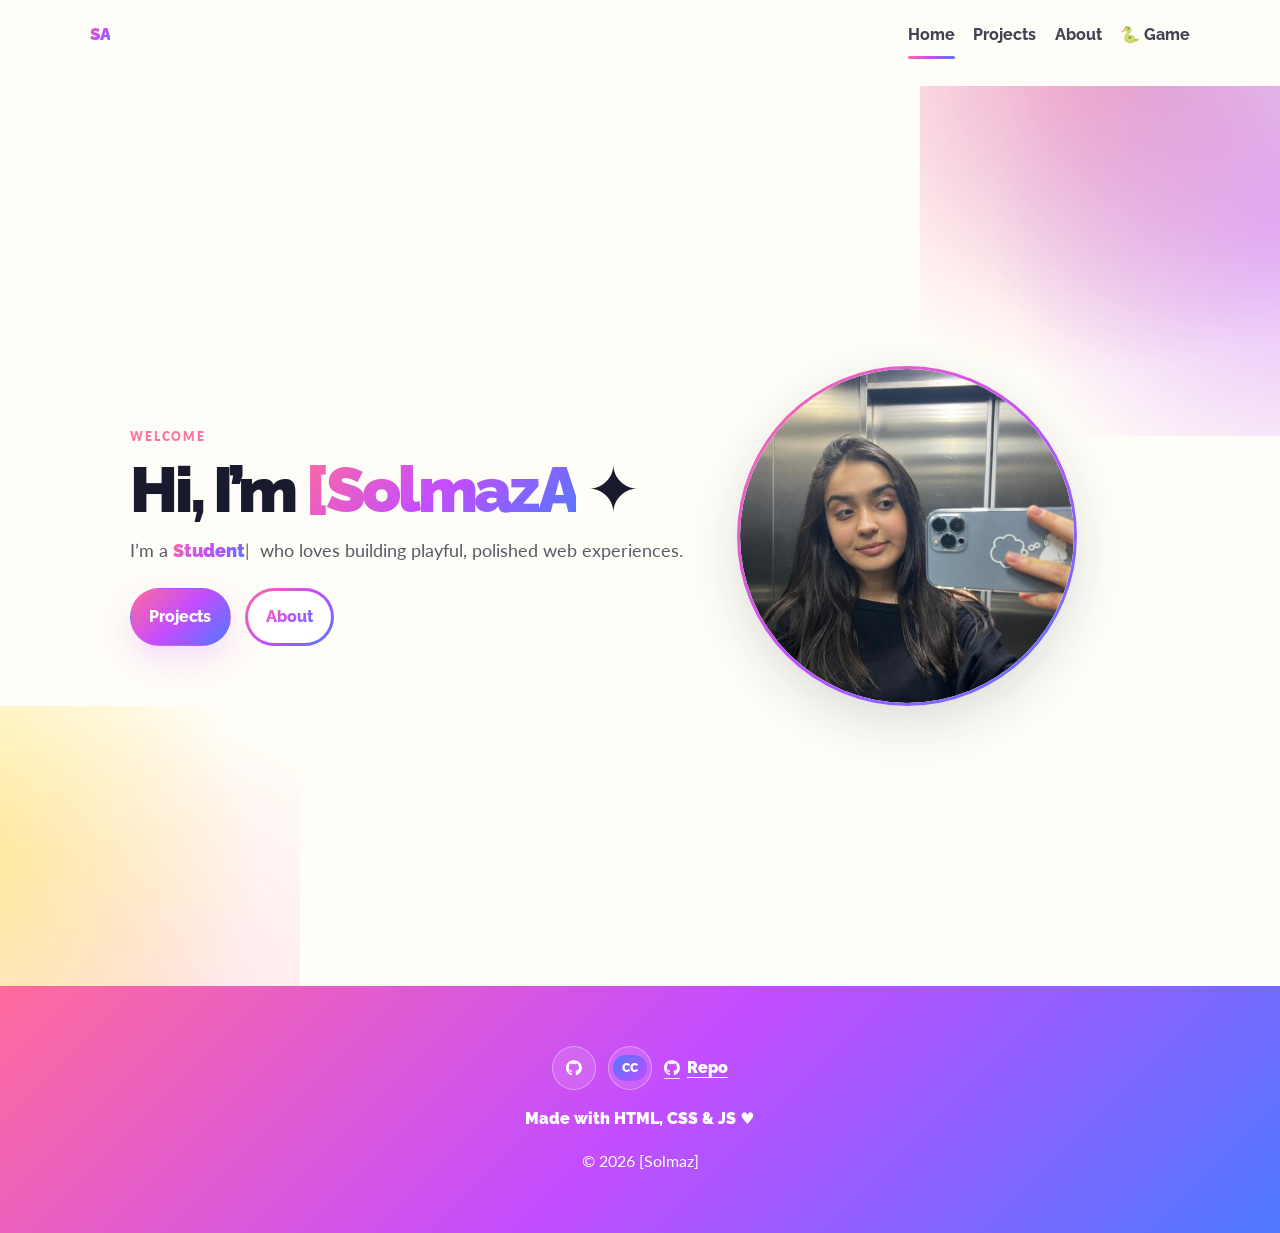
<file: index.html>
<!doctype html>
<html lang="en">
  <head>
    <meta charset="UTF-8" />
    <meta name="viewport" content="width=device-width, initial-scale=1" />
    <meta name="description" content="Personal portfolio website" />
    <title>My Portfolio</title>

    <!-- Google Fonts -->
    <link rel="preconnect" href="https://fonts.googleapis.com" />
    <link rel="preconnect" href="https://fonts.gstatic.com" crossorigin />
    <link
      href="https://fonts.googleapis.com/css2?family=Lato:wght@400;700;900&family=Raleway:wght@700;800;900&display=swap"
      rel="stylesheet"
    />

    <!-- Font Awesome -->
    <link
      rel="stylesheet"
      href="https://cdnjs.cloudflare.com/ajax/libs/font-awesome/6.5.2/css/all.min.css"
      referrerpolicy="no-referrer"
    />

    <link rel="stylesheet" href="./css/style.css" />
    <script src="./js/main.js" defer></script>
  </head>
  <body>
    <a class="skip-link" href="#main">Skip to content</a>

    <header class="site-header">
      <nav class="nav" aria-label="Primary">
        <div class="container nav-inner">
          <a class="brand" href="./index.html" aria-label="Home">
            <span class="brand-mark grad-text">SA</span>
          </a>

          <button
            class="nav-toggle"
            id="navToggle"
            type="button"
            aria-label="Open menu"
            aria-controls="navMenu"
            aria-expanded="false"
          >
            <span class="nav-toggle-lines" aria-hidden="true">
              <span></span><span></span><span></span>
            </span>
          </button>

          <div class="nav-menu" id="navMenu">
            <ul class="nav-links">
              <li><a class="active" href="./index.html#home" aria-current="page">Home</a></li>
              <li><a href="./projects.html">Projects</a></li>
              <li><a href="./about.html">About</a></li>
              <li><a href="./game.html">🐍 Game</a></li>
            </ul>
          </div>
        </div>
      </nav>
    </header>

    <main id="main">
      <section class="hero" id="home" aria-label="Hero">
        <div class="blob one" aria-hidden="true"></div>
        <div class="blob two" aria-hidden="true"></div>

        <div class="container hero-inner">
          <div>
            <p class="label">Welcome</p>
            <h1>
              <span>Hi, I’m </span><span class="grad-text" id="heroName" data-text="[Solmaz]">[Solmaz]</span><span> ✦</span>
            </h1>

            <p class="hero-subtitle">
              <span class="muted">I’m a </span>
              <span class="typing grad-text" id="typing" data-words='["Student","Web Developer","Creator"]'></span
              ><span class="typing-cursor" aria-hidden="true">|</span>
              <span class="muted"> who loves building playful, polished web experiences.</span>
            </p>

            <div class="hero-actions">
              <a class="button button-primary" href="./projects.html">Projects</a>
              <a class="button button-outline" href="./about.html"><span>About</span></a>
            </div>
          </div>

          <div aria-label="Profile photo">
            <div class="ring-photo" role="img" aria-label="Profile photo placeholder">
              <img src="images/profile.jpg" alt="Profile photo">
            </div>
          </div>
        </div>
      </section>
    </main>

    <footer class="site-footer">
      <div class="container footer-inner">
        <div class="footer-icons" aria-label="Links">
          <a class="footer-icon" href="https://github.com/solmazadg09" target="_blank" rel="noopener" aria-label="GitHub">
            <i class="fa-brands fa-github" aria-hidden="true"></i>
          </a>
          <a
            class="footer-icon"
            href="https://www.codecademy.com/profiles/solmaz.adg"
            target="_blank"
            rel="noopener"
            aria-label="Codecademy Profile"
            title="Codecademy Profile"
          >
            <span class="cc-badge" aria-hidden="true">CC</span>
          </a>
          <a
            class="footer-repo"
            href="https://github.com/solmazadg09/solmazadg09.github.io-SITE-1101"
            target="_blank"
            rel="noopener"
            aria-label="Repo"
          >
            <i class="fa-brands fa-github" aria-hidden="true"></i><span>Repo</span>
          </a>
        </div>

        <div class="footer-tagline">Made with HTML, CSS &amp; JS ♥</div>
        <div>© <span id="year">2026</span> [Solmaz]</div>
      </div>
    </footer>
  </body>
</html>
</file>
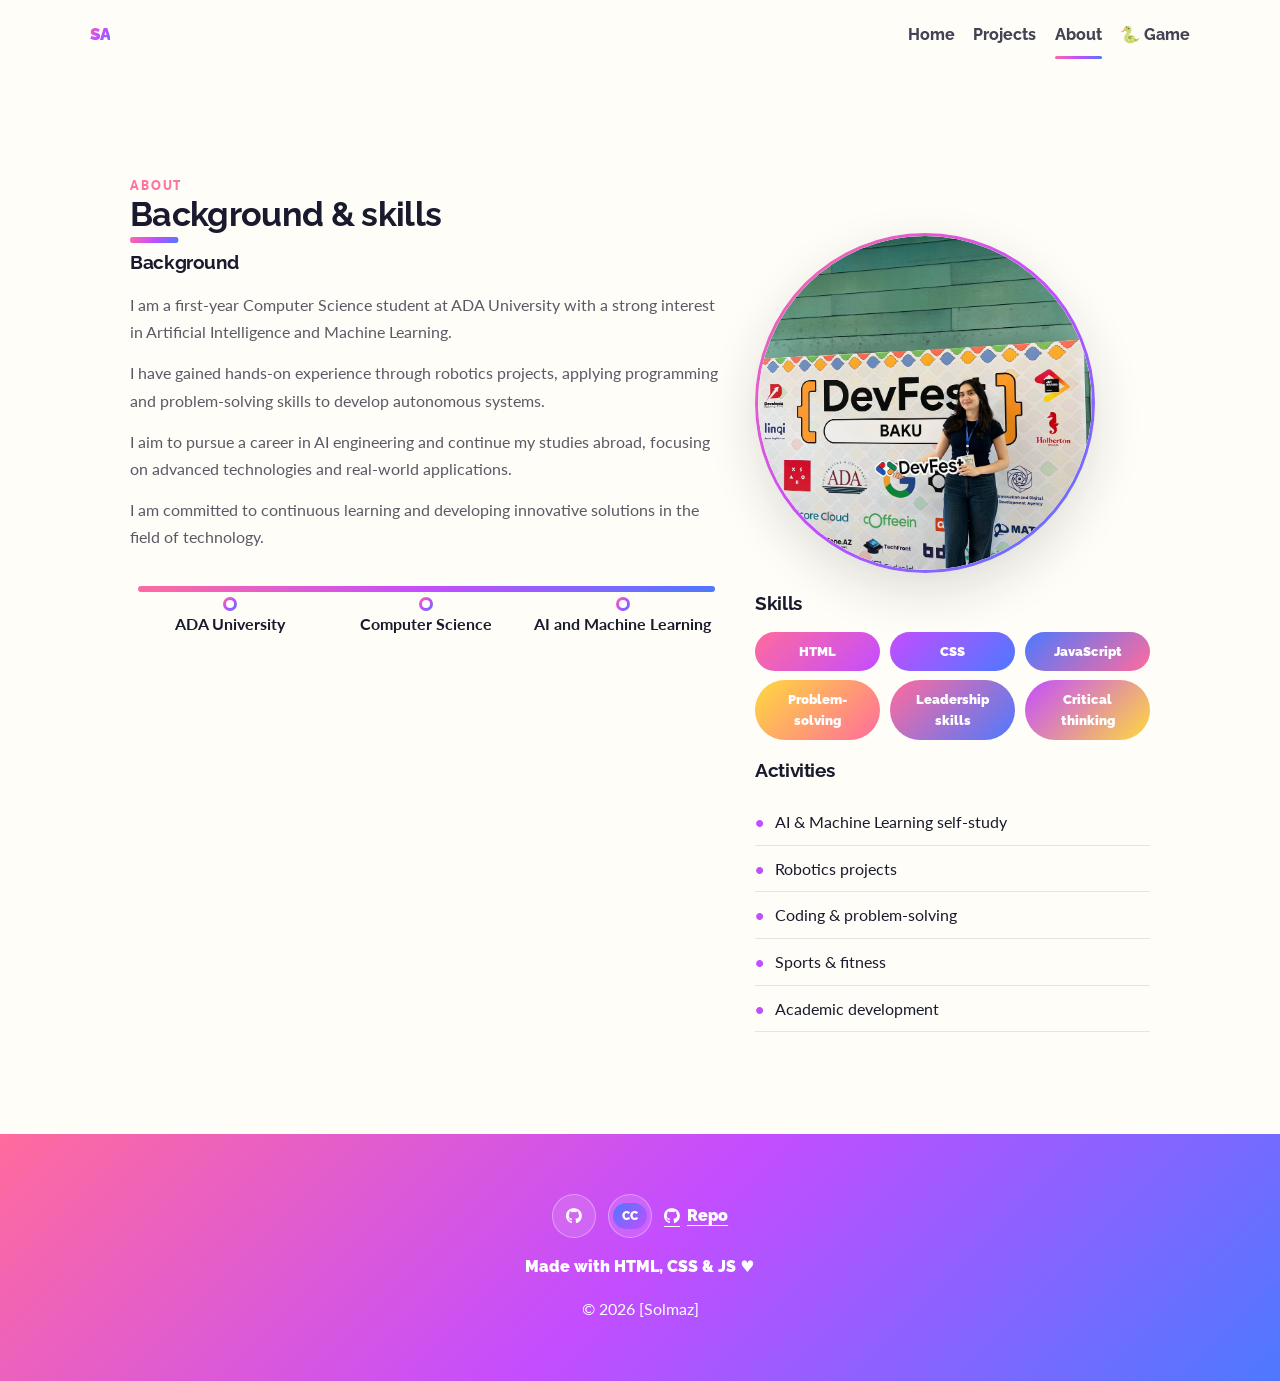
<file: about.html>
<!doctype html>
<html lang="en">
  <head>
    <meta charset="UTF-8" />
    <meta name="viewport" content="width=device-width, initial-scale=1" />
    <meta name="description" content="About me — background, qualifications, and activities" />
    <title>About — My Portfolio</title>

    <!-- Google Fonts -->
    <link rel="preconnect" href="https://fonts.googleapis.com" />
    <link rel="preconnect" href="https://fonts.gstatic.com" crossorigin />
    <link
      href="https://fonts.googleapis.com/css2?family=Lato:wght@400;700;900&family=Raleway:wght@700;800;900&display=swap"
      rel="stylesheet"
    />

    <!-- Font Awesome -->
    <link
      rel="stylesheet"
      href="https://cdnjs.cloudflare.com/ajax/libs/font-awesome/6.5.2/css/all.min.css"
      referrerpolicy="no-referrer"
    />

    <link rel="stylesheet" href="./css/style.css" />
    <script src="./js/main.js" defer></script>
  </head>
  <body>
    <a class="skip-link" href="#main">Skip to content</a>

    <header class="site-header">
      <nav class="nav" aria-label="Primary">
        <div class="container nav-inner">
          <a class="brand" href="./index.html" aria-label="Home">
            <span class="brand-mark grad-text">SA</span>
          </a>

          <button
            class="nav-toggle"
            id="navToggle"
            type="button"
            aria-label="Open menu"
            aria-controls="navMenu"
            aria-expanded="false"
          >
            <span class="nav-toggle-lines" aria-hidden="true">
              <span></span><span></span><span></span>
            </span>
          </button>

          <div class="nav-menu" id="navMenu">
            <ul class="nav-links">
              <li><a href="./index.html#home">Home</a></li>
              <li><a href="./projects.html">Projects</a></li>
              <li><a class="active" href="./about.html" aria-current="page">About</a></li>
              <li><a href="./game.html">🐍 Game</a></li>
            </ul>
          </div>
        </div>
      </nav>
    </header>

    <main id="main">
      <section class="section" aria-label="About page">
        <div class="container">
          <div class="section-header">
          <p class="label">About</p>
          <h2 class="section-title">Background &amp; skills</h2>
          

          <div class="two-col">
            <div>
            <h3>Background</h3>
            <div class="about-text">
              <p class="muted">
                I am a first-year Computer Science student at ADA University with a strong interest in Artificial Intelligence and Machine Learning.
              </p>
            
              <p class="muted">
                I have gained hands-on experience through robotics projects, applying programming and problem-solving skills to develop autonomous systems.
              </p>
            
              <p class="muted">
                I aim to pursue a career in AI engineering and continue my studies abroad, focusing on advanced technologies and real-world applications.
              </p>
            
              <p class="muted">
                I am committed to continuous learning and developing innovative solutions in the field of technology.
              </p>
            </div>

            <div class="timeline" aria-label="Timeline">
              <div class="timeline-track"></div>
              <div class="timeline-steps">
                <div>
                  <div class="timeline-dot" aria-hidden="true"></div>
                  <strong>ADA University</strong>
                </div>
                <div>
                  <div class="timeline-dot" aria-hidden="true"></div>
                  <strong>Computer Science</strong>
                </div>
                <div>
                  <div class="timeline-dot" aria-hidden="true"></div>
                  <strong>AI and Machine Learning</strong>
                </div>
              </div>
            </div>
            </div>

            <aside>
            <div class="ring-photo" role="img" aria-label="Profile photo placeholder">
              <img src="images/about.jpg" alt="Profile photo">
            </div>

            <h3 style="margin-top: 1.25rem">Skills</h3>
            <div class="skills-grid" aria-label="Skills">
              <div class="skill-pill" style="background: linear-gradient(135deg,#FF6B9D,#C44DFF)">HTML</div>
              <div class="skill-pill" style="background: linear-gradient(135deg,#C44DFF,#4D79FF)">CSS</div>
              <div class="skill-pill" style="background: linear-gradient(135deg,#4D79FF,#FF6B9D)">JavaScript</div>
              <div class="skill-pill" style="background: linear-gradient(135deg,#FFD93D,#FF6B9D)">Problem-solving</div>
              <div class="skill-pill" style="background: linear-gradient(135deg,#FF6B9D,#4D79FF)">Leadership skills</div>
              <div class="skill-pill" style="background: linear-gradient(135deg,#C44DFF,#FFD93D)">Critical thinking</div>
            </div>

            <h3 style="margin-top: 1.25rem">Activities</h3>
            <ul class="interests-list">
              <li>AI & Machine Learning self-study</li>
              <li>Robotics projects</li>
              <li>Coding & problem-solving</li>
              <li>Sports & fitness</li>
              <li>Academic development</li>
            </ul>
            </aside>
          </div>
        </div>
      </section>
    </main>

    <footer class="site-footer">
      <div class="container footer-inner">
        <div class="footer-icons" aria-label="Links">
          <a class="footer-icon" href="https://github.com/solmazadg09" target="_blank" rel="noopener" aria-label="GitHub">
            <i class="fa-brands fa-github" aria-hidden="true"></i>
          </a>
          <a
            class="footer-icon"
            href="https://www.codecademy.com/profiles/solmaz.adg"
            target="_blank"
            rel="noopener"
            aria-label="Codecademy Profile"
            title="Codecademy Profile"
          >
            <span class="cc-badge" aria-hidden="true">CC</span>
          </a>
          <a
            class="footer-repo"
            href="https://github.com/solmazadg09/solmazadg09.github.io-SITE-1101"
            target="_blank"
            rel="noopener"
            aria-label="Repo"
          >
            <i class="fa-brands fa-github" aria-hidden="true"></i><span>Repo</span>
          </a>
        </div>

        <div class="footer-tagline">Made with HTML, CSS &amp; JS ♥</div>
        <div>© <span id="year">2026</span> [Solmaz]</div>
      </div>
    </footer>
  </body>
</html>
</file>
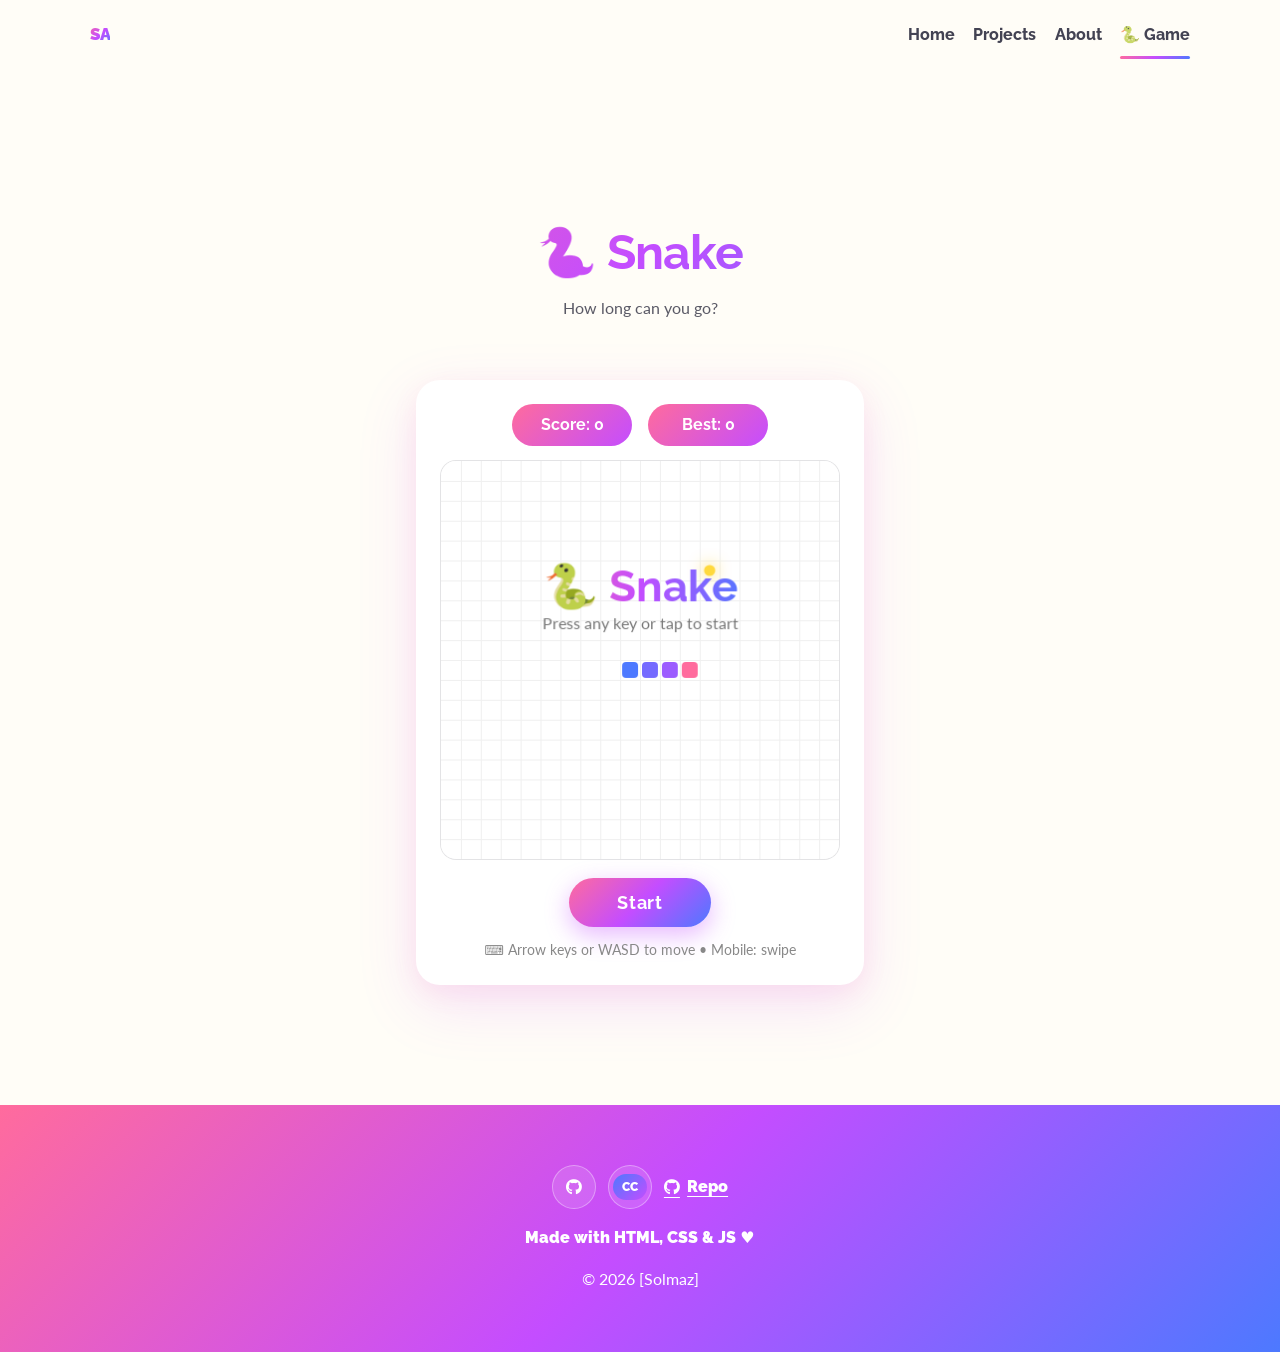
<file: game.html>
<!doctype html>
<html lang="en">
  <head>
    <meta charset="UTF-8" />
    <meta name="viewport" content="width=device-width, initial-scale=1" />
    <meta name="description" content="Snake game — play in the browser" />
    <title>Game — Snake</title>

    <!-- Google Fonts -->
    <link rel="preconnect" href="https://fonts.googleapis.com" />
    <link rel="preconnect" href="https://fonts.gstatic.com" crossorigin />
    <link
      href="https://fonts.googleapis.com/css2?family=Lato:wght@400;700;900&family=Raleway:wght@700;800;900&display=swap"
      rel="stylesheet"
    />

    <!-- Font Awesome -->
    <link
      rel="stylesheet"
      href="https://cdnjs.cloudflare.com/ajax/libs/font-awesome/6.5.2/css/all.min.css"
      referrerpolicy="no-referrer"
    />

    <link rel="stylesheet" href="./css/style.css" />
    <script src="./js/main.js" defer></script>
    <script src="./js/snake.js" defer></script>
  </head>
  <body>
    <a class="skip-link" href="#main">Skip to content</a>

    <header class="site-header">
      <nav class="nav" aria-label="Primary">
        <div class="container nav-inner">
          <a class="brand" href="./index.html" aria-label="Home">
            <span class="brand-mark grad-text">SA</span>
          </a>

          <button
            class="nav-toggle"
            id="navToggle"
            type="button"
            aria-label="Open menu"
            aria-controls="navMenu"
            aria-expanded="false"
          >
            <span class="nav-toggle-lines" aria-hidden="true">
              <span></span><span></span><span></span>
            </span>
          </button>

          <div class="nav-menu" id="navMenu">
            <ul class="nav-links">
              <li><a href="./index.html#home">Home</a></li>
              <li><a href="./projects.html">Projects</a></li>
              <li><a href="./about.html">About</a></li>
              <li><a class="active" href="./game.html" aria-current="page">🐍 Game</a></li>
            </ul>
          </div>
        </div>
      </nav>
    </header>

    <main id="main">
      <section class="section game-page" aria-label="Snake game">
        <div class="container">
          <div class="game-page-head">
            <h1 class="game-title grad-text">🐍 Snake</h1>
            <p class="muted">How long can you go?</p>
          </div>

          <div class="game-shell" data-snake>
            <div class="game-card">
              <div class="game-topbar" aria-label="Game status">
                <div class="game-stat" id="score">Score: 0</div>
                <div class="game-stat" id="best">Best: 0</div>
              </div>

              <div class="canvas-wrap">
                <canvas
                  id="gameCanvas"
                  width="400"
                  height="400"
                  aria-label="Snake game canvas"
                  role="img"
                ></canvas>
              </div>

              <div class="game-actions">
                <button class="game-cta" type="button" id="actionBtn">Start</button>
              </div>

              <p class="game-hint">⌨️ Arrow keys or WASD to move • Mobile: swipe</p>
            </div>
          </div>
        </div>
      </section>
    </main>

    <footer class="site-footer">
      <div class="container footer-inner">
        <div class="footer-icons" aria-label="Links">
          <a class="footer-icon" href="https://github.com/solmazadg09" target="_blank" rel="noopener" aria-label="GitHub">
            <i class="fa-brands fa-github" aria-hidden="true"></i>
          </a>
          <a
            class="footer-icon"
            href="https://www.codecademy.com/profiles/solmaz.adg"
            target="_blank"
            rel="noopener"
            aria-label="Codecademy Profile"
            title="Codecademy Profile"
          >
            <span class="cc-badge" aria-hidden="true">CC</span>
          </a>
          <a
            class="footer-repo"
            href="https://github.com/solmazadg09/solmazadg09.github.io-SITE-1101"
            target="_blank"
            rel="noopener"
            aria-label="Repo"
          >
            <i class="fa-brands fa-github" aria-hidden="true"></i><span>Repo</span>
          </a>
        </div>

        <div class="footer-tagline">Made with HTML, CSS &amp; JS ♥</div>
        <div>© <span id="year">2026</span> [Solmaz]</div>
      </div>
    </footer>
  </body>
</html>
</file>
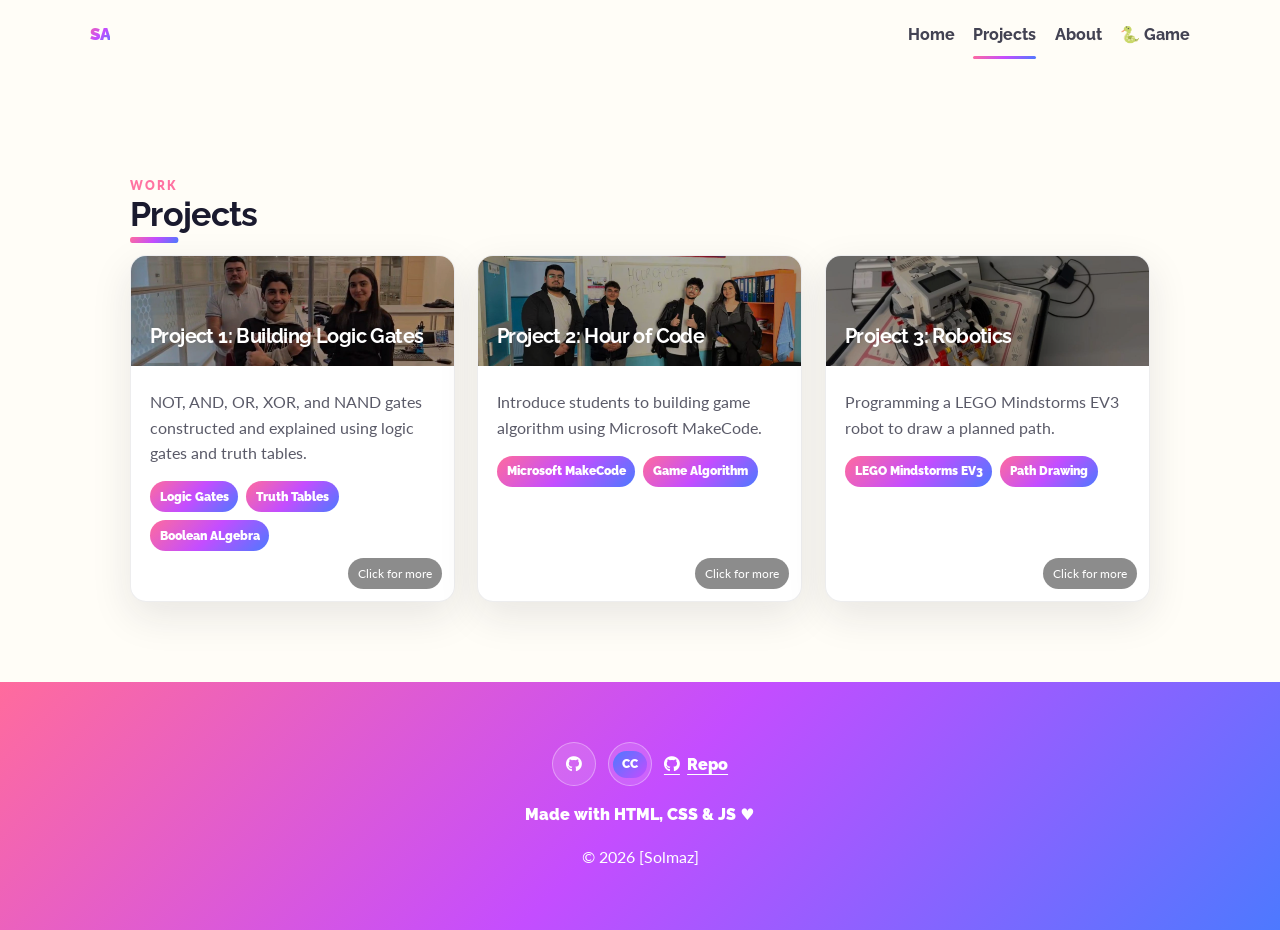
<file: projects.html>
<!doctype html>
<html lang="en">
  <head>
    <meta charset="UTF-8" />
    <meta name="viewport" content="width=device-width, initial-scale=1" />
    <meta name="description" content="Projects — selected work and activities" />
    <title>Projects — My Portfolio</title>

    <!-- Google Fonts -->
    <link rel="preconnect" href="https://fonts.googleapis.com" />
    <link rel="preconnect" href="https://fonts.gstatic.com" crossorigin />
    <link
      href="https://fonts.googleapis.com/css2?family=Lato:wght@400;700;900&family=Raleway:wght@700;800;900&display=swap"
      rel="stylesheet"
    />

    <!-- Font Awesome -->
    <link
      rel="stylesheet"
      href="https://cdnjs.cloudflare.com/ajax/libs/font-awesome/6.5.2/css/all.min.css"
      referrerpolicy="no-referrer"
    />

    <link rel="stylesheet" href="./css/style.css" />
    <script src="./js/main.js" defer></script>
  </head>
  <body>
    <a class="skip-link" href="#main">Skip to content</a>

    <header class="site-header">
      <nav class="nav" aria-label="Primary">
        <div class="container nav-inner">
          <a class="brand" href="./index.html" aria-label="Home">
            <span class="brand-mark grad-text">SA</span>
          </a>

          <button
            class="nav-toggle"
            id="navToggle"
            type="button"
            aria-label="Open menu"
            aria-controls="navMenu"
            aria-expanded="false"
          >
            <span class="nav-toggle-lines" aria-hidden="true">
              <span></span><span></span><span></span>
            </span>
          </button>

          <div class="nav-menu" id="navMenu">
            <ul class="nav-links">
              <li><a href="./index.html#home">Home</a></li>
              <li><a class="active" href="./projects.html" aria-current="page">Projects</a></li>
              <li><a href="./about.html">About</a></li>
              <li><a href="./game.html">🐍 Game</a></li>
            </ul>
          </div>
        </div>
      </nav>
    </header>

    <main id="main">
      <section class="section" aria-label="Projects introduction">
        <div class="container">
          <div class="section-header">
          <p class="label">Work</p>
          <h2 class="section-title">Projects</h2>
          </div>

          <div class="cards">
            <article class="card project-card" id="project-1" tabindex="0" role="button" data-project="project1" aria-label="Open project details">
              <div class="project-hero">
                <img src="images/project1.jpg" alt="Project 1">
                <h3>Project 1: Building Logic Gates</h3>
              </div>
              <div class="card-body">
                <p>NOT, AND, OR, XOR, and NAND gates constructed and explained using logic gates and truth tables.</p>
                <div class="tags" aria-label="Technologies">
                  <span class="tag">Logic Gates</span>
                  <span class="tag">Truth Tables</span>
                  <span class="tag">Boolean ALgebra</span>
                </div>
                <div class="click-more">Click for more</div>
              </div>
            </article>

            <article class="card project-card" id="hour-of-code" tabindex="0" role="button" data-project="hourOfCode" aria-label="Open project details">
              <div class="project-hero">
                <img src="images/project2.jpg" alt="Project 2">
                <h3>Project 2: Hour of Code</h3>
              </div>
              <div class="card-body">
                <p>
                  Introduce students to building game algorithm using Microsoft MakeCode.
                </p>
                <div class="tags" aria-label="Technologies">
                  <span class="tag">Microsoft MakeCode</span>
                  <span class="tag">Game Algorithm</span>
                </div>
                <div class="click-more">Click for more</div>
              </div>
            </article>

            <article class="card project-card" id="robotics" tabindex="0" role="button" data-project="robotics" aria-label="Open project details">
              <div class="project-hero">
                <img src="images/project3.jpg" alt="Project 3">
                <h3>Project 3: Robotics</h3>
              </div>
              <div class="card-body">
                <p>
                  Programming a LEGO Mindstorms EV3 robot to draw a planned path.
                </p>
                <div class="tags" aria-label="Technologies">
                  <span class="tag">LEGO Mindstorms EV3</span>
                  <span class="tag">Path Drawing</span>
                </div>
                <div class="click-more">Click for more</div>
              </div>
            </article>
          </div>

          <div class="project-modal" id="projectModal" aria-hidden="true">
            <div class="project-modal-dialog" role="dialog" aria-modal="true" aria-labelledby="projectModalTitle">
              <button class="project-modal-close" id="projectModalClose" type="button" aria-label="Close project details">
                ×
              </button>
              <h3 id="projectModalTitle"></h3>
              <p class="project-modal-description" id="projectModalDescription"></p>
              <div class="project-modal-images" id="projectModalImages"></div>
              <ul class="project-modal-details" id="projectModalDetails"></ul>
            </div>
          </div>
        </div>
      </section>
    </main>

    <footer class="site-footer">
      <div class="container footer-inner">
        <div class="footer-icons" aria-label="Links">
          <a class="footer-icon" href="https://github.com/solmazadg09" target="_blank" rel="noopener" aria-label="GitHub">
            <i class="fa-brands fa-github" aria-hidden="true"></i>
          </a>
          <a
            class="footer-icon"
            href="https://www.codecademy.com/profiles/solmaz.adg"
            target="_blank"
            rel="noopener"
            aria-label="Codecademy Profile"
            title="Codecademy Profile"
          >
            <span class="cc-badge" aria-hidden="true">CC</span>
          </a>
          <a
            class="footer-repo"
            href="https://github.com/solmazadg09/solmazadg09.github.io-SITE-1101"
            target="_blank"
            rel="noopener"
            aria-label="Repo"
          >
            <i class="fa-brands fa-github" aria-hidden="true"></i><span>Repo</span>
          </a>
        </div>

        <div class="footer-tagline">Made with HTML, CSS &amp; JS ♥</div>
        <div>© <span id="year">2026</span> [Solmaz]</div>
      </div>
    </footer>
  </body>
</html>
</file>
<file: css/style.css>
:root {
  --grad-1: #FF6B9D;
  --grad-2: #C44DFF;
  --grad-3: #4D79FF;
  --grad-main: linear-gradient(135deg, #FF6B9D, #C44DFF, #4D79FF);
  --bg-main: #FFFDF7;
  --text-dark: #1A1A2E;

  /* Theme (Josh W Comeau-inspired) */
  --bg: var(--bg-main);
  --lavender: #f8f4ff;
  --card: #ffffff;
  --text: var(--text-dark);
  --muted: rgba(26, 26, 46, 0.72);
  --border: rgba(26, 26, 46, 0.12);
  --shadow: 0 18px 50px rgba(26, 26, 46, 0.14);
  --shadow-2: 0 24px 70px rgba(26, 26, 46, 0.18);

  --grad: var(--grad-main);
  --yellow: #ffd93d;

  --radius: 16px;
  --radius-lg: 22px;
  --container: 1120px;

  --font-body: "Lato", system-ui, -apple-system, Segoe UI, Roboto, Arial, sans-serif;
  --font-head: "Raleway", system-ui, -apple-system, Segoe UI, Roboto, Arial, sans-serif;
  --ease-standard: 220ms ease;
}

*,
*::before,
*::after {
  box-sizing: border-box;
}

html {
  margin: 0;
  padding: 0;
  width: 100%;
  scroll-behavior: smooth;
  overflow-x: hidden;
}

body {
  margin: 0;
  padding: 0;
  width: 100%;
  overflow-x: hidden;
  min-height: 100vh;
  display: flex;
  flex-direction: column;
  font-family: var(--font-body);
  font-size: clamp(0.95rem, 1.5vw, 1rem);
  color: var(--text);
  background: var(--bg);
  line-height: 1.6;
  text-rendering: optimizeLegibility;
  animation: pageFadeIn 0.4s ease;
}

main {
  flex: 1;
  width: 100%;
  padding-top: 86px;
}

@keyframes pageFadeIn {
  from {
    opacity: 0;
  }
  to {
    opacity: 1;
  }
}

img {
  max-width: 100%;
  height: auto;
  display: block;
}

a {
  color: inherit;
  text-decoration: none;
  transition: color var(--ease-standard), opacity var(--ease-standard), transform var(--ease-standard);
}

code {
  font-family: ui-monospace, SFMono-Regular, Menlo, Monaco, Consolas, "Liberation Mono",
    "Courier New", monospace;
  font-size: 0.95em;
}

.container {
  max-width: 1100px;
  width: 100%;
  margin: 0 auto;
  padding: 0 40px;
  box-sizing: border-box;
}

section {
  width: 100%;
  box-sizing: border-box;
  padding: 80px 0;
}

.skip-link {
  position: absolute;
  left: 1rem;
  top: 1rem;
  padding: 0.75rem 1rem;
  border-radius: 999px;
  background: #fff;
  border: 1px solid var(--border);
  transform: translateY(-200%);
  transition: transform 160ms ease;
  z-index: 999;
}
.skip-link:focus {
  transform: translateY(0);
  outline: none;
}

/* Shared typography */
h1,
h2,
h3 {
  font-family: var(--font-head);
  line-height: 1.1;
  letter-spacing: -0.02em;
}

.muted {
  color: var(--muted);
}

.label {
  margin: 0;
  text-transform: uppercase;
  letter-spacing: 0.15em;
  font-weight: 800;
  font-size: 0.78rem;
  color: rgba(255, 107, 157, 0.95);
}

.grad-text {
  background: var(--grad);
  -webkit-background-clip: text;
  background-clip: text;
  -webkit-text-fill-color: transparent;
}

.section-title {
  position: relative;
  display: inline-block;
  margin: 0;
  font-size: clamp(1.6rem, 2.8vw, 2.1rem);
}

.section-title::after {
  content: "";
  position: absolute;
  left: 0;
  bottom: -10px;
  width: 62px;
  height: 6px;
  border-radius: 999px;
  background: var(--grad);
  transform-origin: left;
  transform: scaleX(0.78);
  animation: underlinePulse 3.5s ease-in-out infinite;
}

@keyframes underlinePulse {
  0%,
  100% {
    transform: scaleX(0.78);
    filter: saturate(1);
  }
  50% {
    transform: scaleX(1);
    filter: saturate(1.1);
  }
}

/* Navbar */
.site-header {
  position: fixed;
  top: 0;
  left: 0;
  width: 100%;
  box-sizing: border-box;
  z-index: 50;
  background: transparent;
  transition: background 200ms ease, box-shadow 200ms ease;
}

.site-header.scrolled {
  background: rgba(255, 255, 255, 0.92);
  backdrop-filter: blur(10px);
  box-shadow: 0 12px 30px rgba(26, 26, 46, 0.10);
}

.nav {
  width: 100%;
}

.nav-inner {
  position: relative;
  display: flex;
  align-items: center;
  justify-content: space-between;
  gap: 1rem;
  padding: 1rem 0;
}

.brand {
  display: inline-flex;
  align-items: center;
  gap: 0.65rem;
  font-family: var(--font-head);
  font-weight: 900;
  letter-spacing: -0.03em;
}

.brand-mark {
  font-weight: 900;
  font-size: 1.05rem;
}

.nav-toggle {
  display: none;
  width: 44px;
  height: 44px;
  border-radius: 12px;
  border: 1px solid var(--border);
  background: rgba(255, 255, 255, 0.72);
  cursor: pointer;
}

.nav-toggle-lines {
  width: 18px;
  height: 12px;
  margin: 0 auto;
  position: relative;
}

.nav-toggle-lines span {
  position: absolute;
  left: 0;
  right: 0;
  height: 2px;
  background: var(--text);
  border-radius: 999px;
  transition: transform 180ms ease, top 180ms ease, opacity 180ms ease;
}

.nav-toggle-lines span:nth-child(1) {
  top: 0;
}
.nav-toggle-lines span:nth-child(2) {
  top: 5px;
}
.nav-toggle-lines span:nth-child(3) {
  top: 10px;
}

.nav-menu {
  display: flex;
  align-items: center;
  gap: 1.25rem;
}

.nav-links {
  list-style: none;
  display: flex;
  gap: 1.15rem;
  padding: 0;
  margin: 0;
}

.nav-links a {
  position: relative;
  display: inline-block;
  padding: 0.35rem 0;
  font-family: var(--font-head);
  font-weight: 750;
  color: rgba(26, 26, 46, 0.82);
}

.nav-links a:hover,
.nav-links a:focus-visible {
  background: var(--grad);
  -webkit-background-clip: text;
  background-clip: text;
  color: transparent;
  -webkit-text-fill-color: transparent;
  outline: none;
}

.nav-links a::after {
  content: "";
  position: absolute;
  left: 0;
  bottom: -6px;
  height: 3px;
  width: 100%;
  border-radius: 999px;
  background: var(--grad);
  transform: scaleX(0);
  transform-origin: left;
  transition: transform 180ms ease;
}

.nav-links a:hover::after,
.nav-links a:focus-visible::after {
  transform: scaleX(1);
}

.nav-links a.active::after {
  transform: scaleX(1);
}

.nav-links a:focus-visible {
  outline: none;
}

/* Buttons */
.button {
  display: inline-flex;
  align-items: center;
  justify-content: center;
  gap: 0.5rem;
  padding: 0.82rem 1.15rem;
  border-radius: 999px;
  border: 1px solid var(--border);
  font-weight: 800;
  letter-spacing: -0.01em;
  transition: transform var(--ease-standard), box-shadow var(--ease-standard), background var(--ease-standard);
  white-space: nowrap;
  font-family: var(--font-head);
}

.button-primary {
  border-color: transparent;
  background: var(--grad);
  color: #fff;
  box-shadow: 0 14px 30px rgba(196, 77, 255, 0.18);
}

.button-primary:hover,
.button-primary:focus-visible {
  transform: translateY(-2px);
  box-shadow: 0 14px 32px rgba(196, 77, 255, 0.28);
  outline: none;
}

.button-outline {
  background: transparent;
  border: 3px solid transparent;
  background:
    linear-gradient(#fff, #fff) padding-box,
    var(--grad) border-box;
  color: transparent;
  position: relative;
}

.button-outline span {
  background: var(--grad);
  -webkit-background-clip: text;
  background-clip: text;
  -webkit-text-fill-color: transparent;
}

.button-outline:hover,
.button-outline:focus-visible {
  background: var(--grad);
  transform: translateY(-2px);
  outline: none;
}

.button-outline:hover span,
.button-outline:focus-visible span {
  -webkit-text-fill-color: #fff;
  color: #fff;
  background: none;
}

/* Home hero CTAs: stable hover — no translate (avoids jump / magnetic jitter) */
.hero-actions .button-primary:hover,
.hero-actions .button-primary:focus-visible {
  transform: scale(1.02);
  box-shadow: 0 12px 28px rgba(196, 77, 255, 0.22);
}

.hero-actions .button-outline:hover,
.hero-actions .button-outline:focus-visible {
  transform: scale(1.02);
  box-shadow: 0 10px 26px rgba(196, 77, 255, 0.12);
}

/* Sections */
.section {
  padding: 80px 0;
}

.section.alt {
  background: var(--lavender);
}

.section-header {
  margin-bottom: 1.35rem;
}

.section-header p {
  margin: 0.65rem 0 0;
  max-width: 70ch;
}

/* Hero */
.hero {
  position: relative;
  width: 100vw;
  min-height: 100vh;
  margin-left: 0;
  display: flex;
  align-items: center;
  padding: 0;
  overflow: hidden;
}

.hero-inner {
  display: grid;
  grid-template-columns: 1.15fr 0.85fr;
  align-items: center;
  gap: 3rem;
  padding-top: 80px;
  padding-bottom: 80px;
}

.hero h1 {
  margin: 0.5rem 0 0.75rem;
  font-size: clamp(2.6rem, 5vw, 4.4rem);
  font-weight: 900;
  letter-spacing: -0.05em;
}

.typing {
  font-family: var(--font-head);
  font-weight: 900;
}

.typing-cursor {
  display: inline-block;
  width: 1ch;
  color: rgba(26, 26, 46, 0.65);
  animation: blink 1s step-end infinite;
}

@keyframes blink {
  50% {
    opacity: 0;
  }
}

.hero-subtitle {
  margin: 0 0 1.25rem;
  font-size: 1.1rem;
  max-width: 62ch;
}

.hero-actions {
  display: flex;
  gap: 0.9rem;
  flex-wrap: wrap;
  margin-top: 1.4rem;
}

.hero-links {
  margin-top: 1rem;
  display: inline-flex;
  align-items: center;
  gap: 0.55rem;
}

.hero-link {
  width: 34px;
  height: 34px;
  border-radius: 999px;
  display: inline-grid;
  place-items: center;
  border: 1px solid var(--border);
  background: rgba(255, 255, 255, 0.88);
  transition: transform var(--ease-standard), box-shadow var(--ease-standard);
}

.hero-link:hover,
.hero-link:focus-visible {
  transform: translateY(-1px);
  box-shadow: 0 8px 20px rgba(26, 26, 46, 0.16);
  outline: none;
}

.ring-photo {
  width: min(340px, 80vw);
  aspect-ratio: 1 / 1;
  border-radius: 999px;
  border: 3px solid transparent;
  background:
    linear-gradient(#fff, #fff) padding-box,
    var(--grad) border-box;
  box-shadow: var(--shadow);
  overflow: hidden;
  display: grid;
  place-items: center;
}

.ring-photo .photo-placeholder {
  width: calc(100% - 14px);
  height: calc(100% - 14px);
  border-radius: 999px;
  background: radial-gradient(circle at 30% 25%, rgba(255, 107, 157, 0.18), transparent 60%),
    radial-gradient(circle at 70% 35%, rgba(77, 121, 255, 0.16), transparent 62%),
    #fff;
  border: 1px solid rgba(26, 26, 46, 0.08);
  display: grid;
  place-items: center;
  font-family: var(--font-head);
  font-weight: 900;
  letter-spacing: 0.12em;
  text-transform: uppercase;
  color: rgba(26, 26, 46, 0.55);
}

.ring-photo img {
  width: 100%;
  height: 100%;
  object-fit: cover;
  border-radius: 50%;
  display: block;
}

.blob {
  position: absolute;
  width: 540px;
  height: 540px;
  filter: blur(0.2px);
  opacity: 0.9;
  z-index: -1;
  animation: blobMorph 14s ease-in-out infinite, blobDrift 18s ease-in-out infinite;
}

.blob.one {
  top: -190px;
  right: -180px;
  background: radial-gradient(circle at 30% 30%, rgba(255, 107, 157, 0.55), transparent 60%),
    radial-gradient(circle at 70% 60%, rgba(196, 77, 255, 0.48), transparent 62%),
    radial-gradient(circle at 45% 35%, rgba(77, 121, 255, 0.30), transparent 60%);
}

.blob.two {
  bottom: -240px;
  left: -220px;
  width: 520px;
  height: 520px;
  background: radial-gradient(circle at 30% 30%, rgba(255, 217, 61, 0.60), transparent 62%),
    radial-gradient(circle at 70% 65%, rgba(255, 107, 157, 0.22), transparent 65%);
  animation-duration: 16s, 22s;
}

@keyframes blobMorph {
  0% {
    border-radius: 42% 58% 50% 50% / 46% 46% 54% 54%;
  }
  33% {
    border-radius: 58% 42% 62% 38% / 42% 56% 44% 58%;
  }
  66% {
    border-radius: 44% 56% 38% 62% / 60% 40% 60% 40%;
  }
  100% {
    border-radius: 42% 58% 50% 50% / 46% 46% 54% 54%;
  }
}

@keyframes blobDrift {
  0%,
  100% {
    transform: translate3d(0, 0, 0) rotate(0deg);
  }
  50% {
    transform: translate3d(18px, -10px, 0) rotate(6deg);
  }
}

/* Cards + pills */
.cards {
  display: grid;
  grid-template-columns: repeat(3, minmax(0, 1fr));
  gap: 1.4rem;
}

.card {
  background: var(--card);
  border-radius: var(--radius);
  box-shadow: 0 14px 40px rgba(26, 26, 46, 0.10);
  border: 1px solid rgba(26, 26, 46, 0.08);
  overflow: hidden;
  position: relative;
  transition: transform var(--ease-standard), box-shadow var(--ease-standard);
}

.card::before {
  content: "";
  position: absolute;
  inset: 0;
  pointer-events: none;
  opacity: 0;
  transition: opacity 180ms ease;
  background: radial-gradient(
    circle at var(--mouse-x, 50%) var(--mouse-y, 50%),
    rgba(255, 107, 157, 0.15),
    transparent 60%
  );
}

.card:hover::before {
  opacity: 1;
}

.card:hover {
  transform: translateY(-4px);
  box-shadow: 0 16px 42px rgba(26, 26, 46, 0.16);
}

.project-card {
  cursor: pointer;
}

.card-body {
  padding: 1.1rem 1.2rem 1.25rem;
}

.card h3 {
  margin: 0 0 0.35rem;
}

.card p {
  margin: 0.35rem 0 0.95rem;
  color: var(--muted);
}

.project-hero {
  padding: 1.2rem;
  color: #fff;
  position: relative;
  min-height: 110px;
  display: flex;
  align-items: flex-end;
}

.project-hero h3 {
  margin: 0;
  font-size: 1.25rem;
  letter-spacing: -0.03em;
}

.tags {
  display: flex;
  gap: 0.5rem;
  flex-wrap: wrap;
}

.tag {
  display: inline-flex;
  align-items: center;
  padding: 0.35rem 0.6rem;
  border-radius: 999px;
  color: #fff;
  font-weight: 900;
  font-family: var(--font-head);
  font-size: 0.78rem;
  background: var(--grad);
}

.project-hero img {
  width: 100%;
  height: 100%;
  object-fit: cover;
}

.project-hero h3 {
  position: relative;
  z-index: 2;
  color: #fff;
}

.project-hero img {
  position: absolute;
  inset: 0;
  z-index: 1;
}

.project-hero::after {
  content: "";
  position: absolute;
  inset: 0;
  background: rgba(0,0,0,0.35);
  z-index: 1;
}

.project-hero img {
  transition: transform 0.4s ease;
}

.project-card:hover .project-hero img {
  transform: scale(1.08);
}

.project-hero h3 {
  transform: translateY(10px);
  transition: 0.3s;
}

.project-card:hover .project-hero h3 {
  transform: translateY(0);
}

.click-more {
  transition: 0.3s;
}

.project-card:hover .click-more {
  background: rgba(0,0,0,0.65);
}

.cards {
  align-items: stretch;
}

.card {
  position: relative;
  display: flex;
  flex-direction: column;
  height: 100%;
}

.card-body {
  flex: 1;
  padding-bottom: 50px;
}

.card-body {
  position: relative;
}

.click-more {
  position: absolute;
  bottom: 12px;
  right: 12px;
  font-size: 12px;
  color: #fff;
  background: rgba(0,0,0,0.45);
  padding: 6px 10px;
  border-radius: 999px;
  z-index: 5;
  pointer-events: none;
}

.card-body {
  padding-bottom: 50px;
}

/* About layout */
.two-col {
  display: grid;
  grid-template-columns: 1.5fr 1fr;
  gap: 2rem;
  align-items: start;
}

.skills-grid {
  display: grid;
  grid-template-columns: repeat(3, minmax(0, 1fr));
  gap: 0.6rem;
  margin-top: 1rem;
}

.skill-pill {
  position: relative;
  overflow: hidden;
  padding: 0.55rem 0.7rem;
  border-radius: 999px;
  color: #fff;
  font-family: var(--font-head);
  font-weight: 900;
  font-size: 0.82rem;
  text-align: center;
  background: var(--grad);
}

.skill-pill::after {
  content: "";
  position: absolute;
  inset: -40% -60%;
  background: linear-gradient(120deg, transparent, rgba(255, 255, 255, 0.55), transparent);
  transform: translateX(-120%);
  opacity: 0;
}

.skill-pill:hover::after {
  opacity: 1;
  animation: shimmer 650ms ease-out forwards;
}

@keyframes shimmer {
  to {
    transform: translateX(120%);
  }
}

/* Scroll reveal */
.reveal {
  opacity: 0;
  transform: translateY(30px);
  transition: opacity 700ms ease, transform 700ms ease;
  will-change: opacity, transform;
}

.reveal.in-view {
  opacity: 1;
  transform: translateY(0);
}

.timeline {
  margin-top: 1.25rem;
  padding: 1rem 0.5rem 0.25rem;
}

.timeline-track {
  position: relative;
  height: 6px;
  border-radius: 999px;
  background: var(--grad);
}

.timeline-steps {
  display: grid;
  grid-template-columns: repeat(3, minmax(0, 1fr));
  margin-top: 0.9rem;
  gap: 0.75rem;
  text-align: center;
}

.timeline-dot {
  width: 14px;
  height: 14px;
  border-radius: 999px;
  background: #fff;
  border: 3px solid transparent;
  background:
    linear-gradient(#fff, #fff) padding-box,
    var(--grad) border-box;
  margin: -10px auto 0;
}

.ring-photo {
  width: min(340px, 80vw);
  aspect-ratio: 1 / 1;
  border-radius: 50%;
  overflow: hidden;
  position: relative;
  display: flex;
  align-items: center;
  justify-content: center;
}

.ring-photo img {
  width: 100%;
  height: 100%;
  object-fit: cover;
  object-position: center;
  display: block;
}

.ring-photo {
  overflow: hidden;
}

.interests-list {
  list-style: none;
  padding: 0;
  margin: 0;
}

.interests-list li {
  padding: 10px 0;
  border-bottom: 1px solid rgba(26, 26, 46, 0.1);
  font-family: var(--font-body);
  color: var(--text);
  position: relative;
  padding-left: 20px;
}

.interests-list li::before {
  content: "•";
  position: absolute;
  left: 0;
  color: var(--grad-2);
  font-weight: bold;
}

.about-text p {
  margin-bottom: 14px;
  line-height: 1.7;
}

.about-text p:last-child {
  margin-bottom: 0;
}

/* Game */
.game-page {
  background: var(--bg-main);
}

.game-page-head {
  text-align: center;
  padding-top: 60px;
  margin-bottom: 1.25rem;
}

.game-title {
  margin: 0;
  font-size: clamp(2.1rem, 4vw, 3rem);
}

.game-shell {
  display: flex;
  justify-content: center;
  align-items: center;
  padding: clamp(16px, 4vw, 40px) clamp(12px, 3vw, 20px);
}

.game-card {
  background: #fff;
  border-radius: 24px;
  box-shadow: 0 20px 60px rgba(196, 77, 255, 0.15), 0 8px 24px rgba(255, 107, 157, 0.1);
  padding: clamp(16px, 4vw, 24px);
  display: inline-block;
  max-width: 100%;
  box-sizing: border-box;
}

.game-topbar {
  display: flex;
  justify-content: center;
  flex-wrap: wrap;
  gap: 12px 16px;
  margin-bottom: 14px;
}

.game-stat {
  background: linear-gradient(135deg, var(--grad-1), var(--grad-2));
  color: #fff;
  font-family: var(--font-head);
  font-size: clamp(0.85rem, 2.8vw, 1rem);
  font-weight: 700;
  padding: 8px clamp(14px, 4vw, 24px);
  border-radius: 50px;
  min-width: min(120px, 42vw);
  text-align: center;
  box-sizing: border-box;
}

.canvas-wrap {
  width: 100%;
  max-width: min(400px, calc(100vw - 2.5rem));
  margin: 0 auto;
  overflow: hidden;
  aspect-ratio: 1 / 1;
}

#gameCanvas {
  width: 100%;
  height: auto;
  display: block;
  touch-action: none;
  border-radius: 16px;
  border: 1px solid rgba(26, 26, 46, 0.12);
  background: #fff;
}

.game-actions {
  display: flex;
  justify-content: center;
  margin-top: 18px;
}

.game-cta {
  background: var(--grad-main);
  color: #fff;
  border: none;
  border-radius: 50px;
  padding: 14px 48px;
  min-height: 48px;
  font-size: 1.1rem;
  font-weight: 700;
  font-family: var(--font-head);
  cursor: pointer;
  letter-spacing: 0.05em;
  box-shadow: 0 8px 24px rgba(196, 77, 255, 0.4);
  transition: transform var(--ease-standard), box-shadow var(--ease-standard);
  -webkit-tap-highlight-color: transparent;
}

.game-cta:hover,
.game-cta:focus-visible {
  transform: translateY(-2px);
  box-shadow: 0 12px 30px rgba(196, 77, 255, 0.48);
  outline: none;
}

.game-cta:active {
  transform: translateY(0);
}

.project-modal {
  position: fixed;
  inset: 0;
  display: none;
  align-items: center;
  justify-content: center;
  padding: 1rem;
  background: rgba(26, 26, 46, 0.42);
  z-index: 120;
}

.project-modal.open {
  display: flex;
}

.project-modal-dialog {
  position: relative;
  width: min(760px, 96vw);
  max-height: 90vh;
  overflow-y: auto;
  background: #fff;
  border-radius: 20px;
  border: 1px solid rgba(26, 26, 46, 0.12);
  box-shadow: 0 24px 60px rgba(26, 26, 46, 0.24);
  padding: 1.25rem 1.25rem 1.4rem;
}

.project-modal-close {
  position: absolute;
  top: 10px;
  right: 10px;
  width: 36px;
  height: 36px;
  border-radius: 999px;
  border: 1px solid var(--border);
  background: #fff;
  cursor: pointer;
  font-size: 1.35rem;
  line-height: 1;
}

.project-modal-description {
  margin: 0.35rem 0 0.85rem;
}

.project-modal-images {
  display: grid;
  grid-template-columns: repeat(2, minmax(0, 1fr));
  gap: 0.9rem;
}

.detail-image {
  min-height: 170px;
  border-radius: 14px;
  border: 1px solid rgba(26, 26, 46, 0.1);
  display: grid;
  place-items: center;
  font-family: var(--font-head);
  font-weight: 700;
  color: rgba(26, 26, 46, 0.74);
  background: linear-gradient(135deg, rgba(255, 107, 157, 0.2), rgba(196, 77, 255, 0.2), rgba(77, 121, 255, 0.2));
}

.project-modal-details {
  margin: 0.95rem 0 0;
  padding-left: 1.1rem;
}

.project-modal-details li {
  margin-bottom: 0.45rem;
}

.game-hint {
  color: #888;
  font-size: clamp(0.75rem, 2.5vw, 0.85rem);
  text-align: center;
  margin: 14px 0 0;
  line-height: 1.45;
  padding: 0 4px;
}

/* Footer */
.site-footer {
  width: 100%;
  background: var(--grad);
  color: #fff;
  margin: 0;
  padding: 60px 40px;
  box-sizing: border-box;
}

.footer-inner {
  display: grid;
  gap: 1rem;
  text-align: center;
  justify-items: center;
}

.footer-icons {
  display: inline-flex;
  align-items: center;
  gap: 0.75rem;
}

.footer-icon {
  width: 44px;
  height: 44px;
  display: inline-grid;
  place-items: center;
  border-radius: 999px;
  border: 1px solid rgba(255, 255, 255, 0.35);
  background: rgba(255, 255, 255, 0.12);
  color: #fff;
  transition: transform 140ms ease, background 140ms ease;
}

.footer-icon:hover,
.footer-icon:focus-visible {
  transform: scale(1.08);
  background: rgba(255, 255, 255, 0.18);
  outline: none;
}

.cc-badge {
  font-family: var(--font-head);
  font-weight: 900;
  letter-spacing: -0.03em;
  display: inline-flex;
  align-items: center;
  justify-content: center;
  min-width: 30px;
  padding: 0.2rem 0.6rem;
  border-radius: 999px;
  color: #fff;
  background: linear-gradient(135deg, #4d79ff, #c44dff);
  font-size: 0.78rem;
}

.footer-repo {
  display: inline-flex;
  align-items: center;
  gap: 0.45rem;
  font-weight: 900;
  font-family: var(--font-head);
  text-decoration: underline;
  text-underline-offset: 4px;
}

.footer-tagline {
  font-family: var(--font-head);
  font-weight: 900;
}

/* Responsive */
@media (max-width: 1023px) {
  .cards {
    grid-template-columns: repeat(2, minmax(0, 1fr));
  }

  .two-col {
    grid-template-columns: 1fr;
  }

  .skills-grid {
    grid-template-columns: repeat(2, minmax(0, 1fr));
  }
}

@media (max-width: 768px) {
  .container {
    padding: 0 20px;
  }

  .nav-toggle {
    display: inline-flex;
    align-items: center;
    justify-content: center;
  }

  .nav-menu {
    position: absolute;
    left: 0;
    right: 0;
    top: 100%;
    background: rgba(255, 255, 255, 0.95);
    backdrop-filter: blur(12px);
    border-bottom: 1px solid rgba(26, 26, 46, 0.10);
    box-shadow: 0 16px 40px rgba(26, 26, 46, 0.10);
    padding: 0.9rem 1rem 1.1rem;
    display: grid;
    gap: 0.8rem;
    transform-origin: top;
    transform: translateY(-10px);
    opacity: 0;
    pointer-events: none;
    transition: transform 180ms ease, opacity 180ms ease;
  }

  .nav-menu.open {
    transform: translateY(0);
    opacity: 1;
    pointer-events: auto;
  }

  .nav-links {
    flex-direction: column;
    gap: 0.65rem;
  }

  .cards {
    grid-template-columns: 1fr;
  }

  .project-modal-images {
    grid-template-columns: 1fr;
  }

  .hero {
    min-height: auto;
  }

  .hero-inner {
    grid-template-columns: 1fr;
    padding-top: 2.5rem;
    padding-bottom: 3rem;
  }

  .hero-actions .button {
    width: 100%;
  }

  .blob {
    display: none;
  }

  .site-footer {
    padding: 60px 20px;
  }
}

@media (prefers-reduced-motion: reduce) {
  * {
    transition: none !important;
    animation: none !important;
    scroll-behavior: auto !important;
  }
}
</file>
